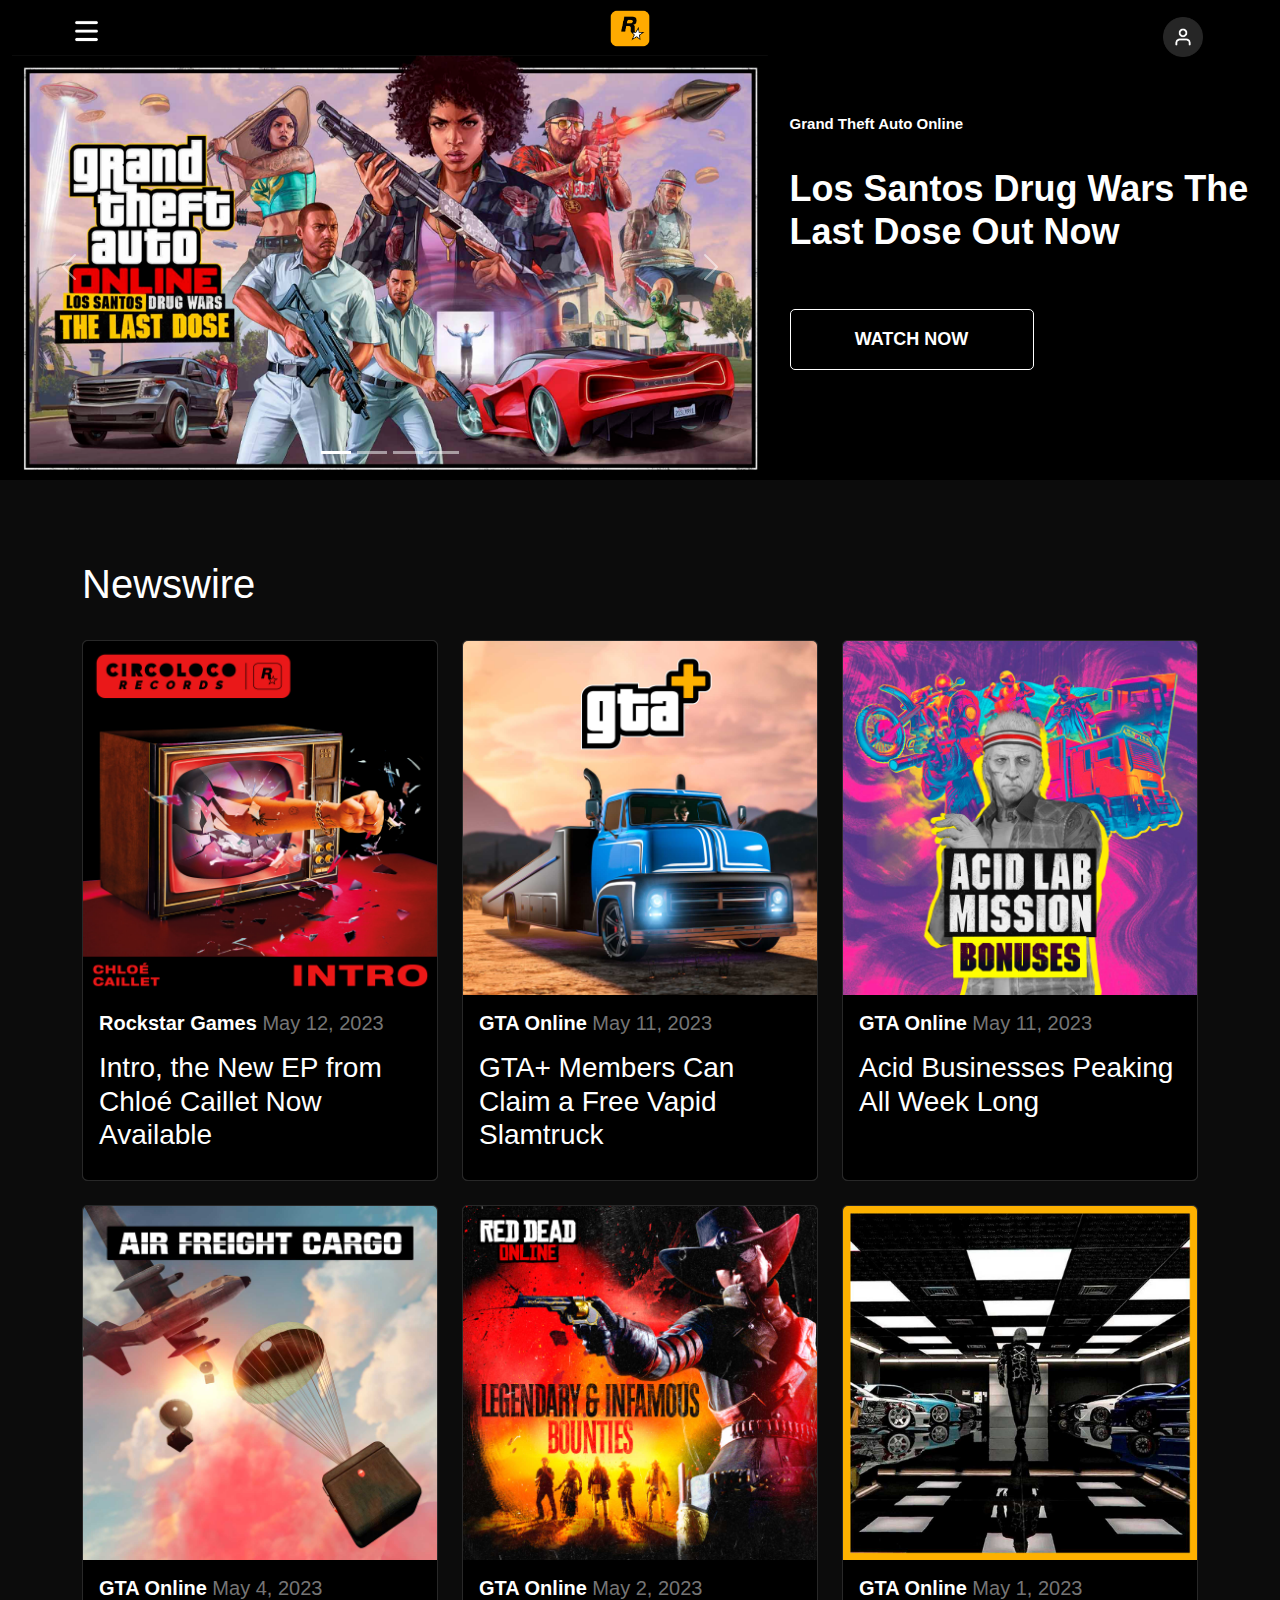
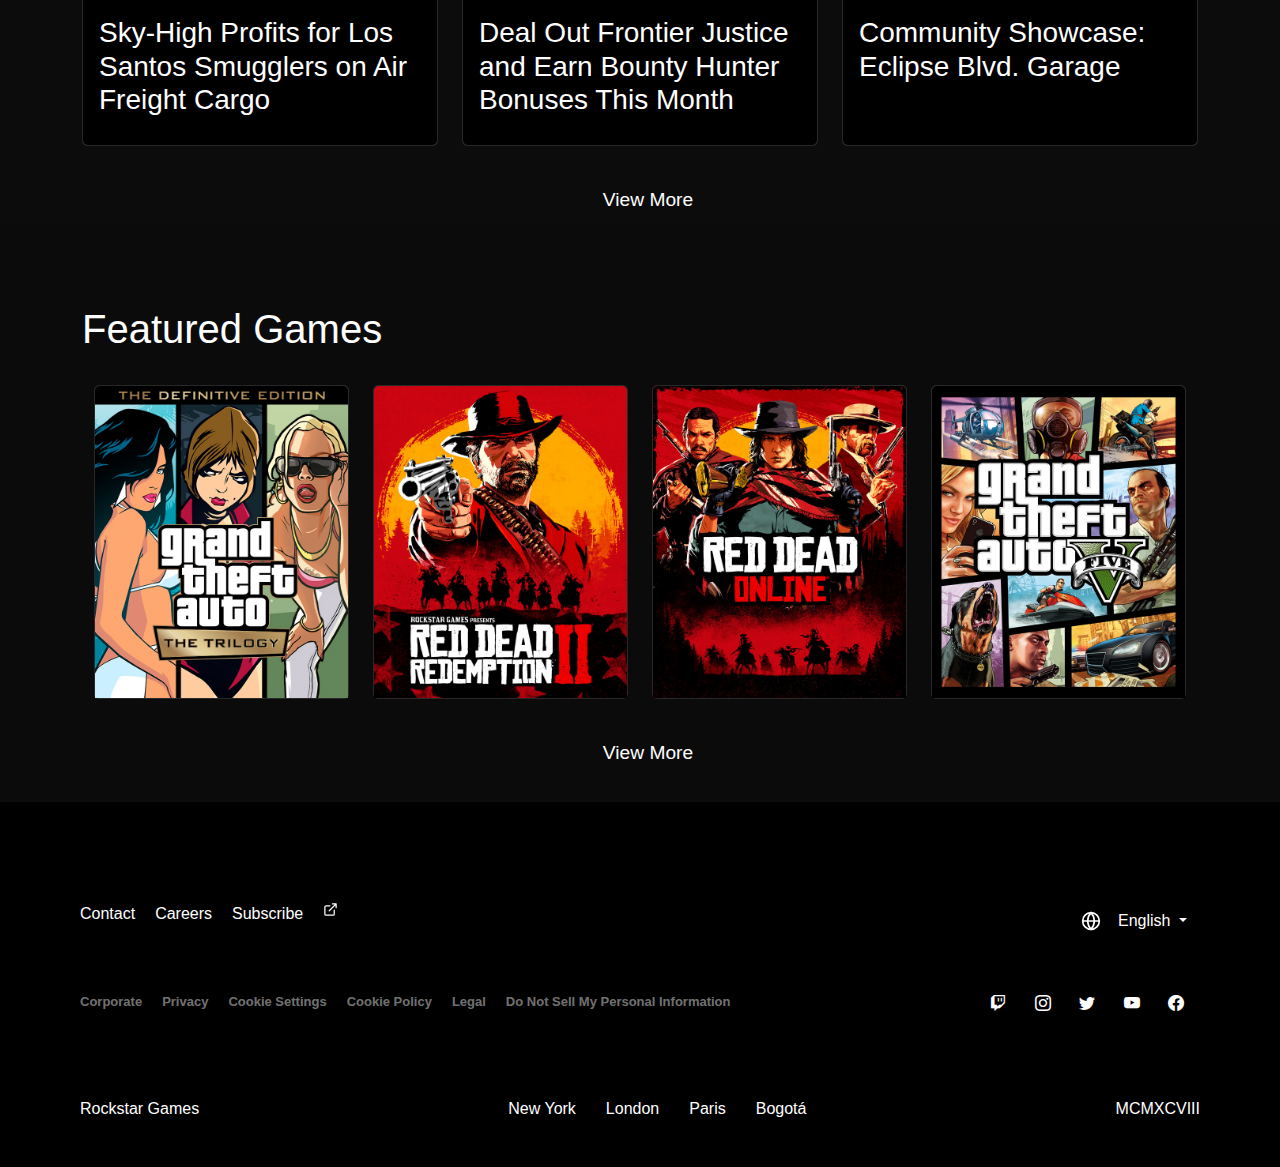
<file: index.html>
<!DOCTYPE html>
<html lang="en">
<head>
    <meta charset="UTF-8">
    <meta http-equiv="X-UA-Compatible" content="IE=edge">
    <meta name="viewport" content="width=device-width, initial-scale=1.0">
    
    <title>Rockstar Games</title>
    <link rel="stylesheet" href="style.css">
    <link rel="icon" href="img/asset 0.png">
    <link rel="stylesheet" href="https://cdn.jsdelivr.net/npm/bootstrap-icons@1.10.5/font/bootstrap-icons.css">
</head>
<body>
    <div class="bdy">
        <nav>
            <div class="ico"><img src="img/menu bar.png" width="45px" alt=""></div>
            <div class="ico"><img src="img/asset 0.png" width="40px" alt=""></div>
            <div class="dropdown1">
                <a class="btn btn-secondary dropdown" href="#" role="button" data-bs-toggle="dropdown" aria-expanded="false">
                  <img src="svg/account.png" width="40px" alt="">
                </a>
                <ul class="dropdown-menu rounded ">
                  <li><a class="dropdown-item " href="accounts.html">Sign In</a></li>
                  <li><hr class="dropdown-divider bg-light"></li>
                  <li><a class="dropdown-item " href="#">Join Social Club</a></li>
                </ul>
              </div>
        </nav>
    </div>
    <div class="los" >
        <div class="container">
            <div id="carouselExampleIndicators" class="carousel slide">
                <div class="carousel-indicators">
                  <button type="button" data-bs-target="#carouselExampleIndicators" data-bs-slide-to="0" class="active" aria-current="true" aria-label="Slide 1"></button>
                  <button type="button" data-bs-target="#carouselExampleIndicators" data-bs-slide-to="1" aria-label="Slide 2"></button>
                  <button type="button" data-bs-target="#carouselExampleIndicators" data-bs-slide-to="2" aria-label="Slide 3"></button>
                  <button type="button" data-bs-target="#carouselExampleIndicators" data-bs-slide-to="3" aria-label="Slide 4"></button>
                </div>
                <div class="carousel-inner">
                  <div class="carousel-item active">
                    <img src="img/1.PNG" class="d-block w-100" alt="...">
                  </div>
                  <div class="carousel-item">
                    <img src="img/2.png" class="d-block w-100" alt="...">
                  </div>
                  <div class="carousel-item">
                    <img src="img/3.png" class="d-block w-100" alt="...">
                  </div>
                  <div class="carousel-item">
                    <img src="img/4.png" class="d-block w-100" alt="...">
                  </div>
                </div>
                <button class="carousel-control-prev" type="button" data-bs-target="#carouselExampleIndicators" data-bs-slide="prev">
                  <span class="carousel-control-prev-icon" aria-hidden="true"></span>
                  <span class="visually-hidden">Previous</span>
                </button>
                <button class="carousel-control-next" type="button" data-bs-target="#carouselExampleIndicators" data-bs-slide="next">
                  <span class="carousel-control-next-icon" aria-hidden="true"></span>
                  <span class="visually-hidden">Next</span>
                </button>
              </div>
        </div>
        <div class="gtao">
            <div class="spc">
                <div class="div">
                    <h6>Grand Theft Auto Online<h6><br>
                    <h1>Los Santos Drug Wars The Last Dose Out Now</h1>
                </div>
                <br><br>
                <button class="btn1" type="button">WATCH NOW</button>
            </div>
        </div>
    </div>
    </div>
    <div class="Newswire">
        <div class="container">
            <div class="txt">
                <h1>Newswire</h1>
            </div><br>
            <div class="row g-4">
                <div class="col-12 col-md-6 col-lg-4">
                    <div class="card ">
                        <img src="img/asset 5.jpeg" alt="pic" class="card-img-top" >
                        <div class="card-body" style="height: 185px;">
                            <h5 class="card-title"><p> <b>Rockstar Games</b> <span1>May 12, 2023</span1> </p></h5>
                            <h3 class="card-text">Intro, the New EP from Chloé Caillet Now Available </h3>
                        </div>
                    </div>
                </div>
                <div class="col-12 col-md-6 col-lg-4">
                    <div class="card">
                        <img src="img/asset 6.jpeg" alt="pic" class="card-img-top" >
                        <div class="card-body" style="height: 185px;">
                            <h5 class="card-title"><p> <b>GTA Online</b> <span1>May 11, 2023</span1> </p></h5>
                            <h3 class="card-text">GTA+ Members Can Claim a Free Vapid Slamtruck </h3>
                        </div>
                    </div>
                </div>
                <div class="col-12 col-md-6 col-lg-4">
                    <div class="card">
                        <img src="img/asset 7.jpeg" alt="pic" class="card-img-top" >
                        <div class="card-body" style="height: 185px;">
                            <h5 class="card-title"><p> <b>GTA Online</b> <span1>May 11, 2023</span1> </p></h5>
                            <h3 class="card-text">Acid Businesses Peaking All Week Long </h3>
                        </div>
                    </div>
                </div>
                <div class="col-12 col-md-6 col-lg-4">
                    <div class="card">
                        <img src="img/asset 8.jpeg" alt="pic" class="card-img-top" >
                        <div class="card-body" style="height: 185px;">
                            <h5 class="card-title"><p> <b>GTA Online</b> <span1>May 4, 2023</span1> </p></h5>
                            <h3 class="card-text">Sky-High Profits for Los Santos Smugglers on Air Freight Cargo </h3>
                        </div>
                    </div>
                </div>
                <div class="col-12 col-md-6 col-lg-4">
                    <div class="card">
                        <img src="img/asset 9.jpeg" alt="pic" class="card-img-top" >
                        <div class="card-body" style="height: 185px;">
                            <h5 class="card-title"><p> <b>GTA Online</b> <span1>May 2, 2023</span1> </p></h5>
                            <h3 class="card-text">Deal Out Frontier Justice and Earn Bounty Hunter Bonuses This Month</h3>
                        </div>
                    </div>
                </div>
                <div class="col-12 col-md-6 col-lg-4">
                    <div class="card">
                        <img src="img/asset 10.jpeg" alt="pic" class="card-img-top" >
                        <div class="card-body" style="height: 185px;">
                            <h5 class="card-title"><p> <b>GTA Online</b> <span1>May 1, 2023</span1> </p></h5>
                            <h3 class="card-text">Community Showcase: Eclipse Blvd. Garage</h3>
                        </div>
                    </div>
                </div>
            </div>
                <div class="mx-auto p-2" style="width: 120px;">
                    <button type="button" class="btnn">View More</button>
                </div>
        </div>
    </div>
    <div class="fg">
        <div class="container">
            <div class="fg-txt">
                <h1>Featured Games</h1>
                <br>
            </div>
            <div class="container">
                <div class="row g-4">
                    <div class="col-6 col-md-6 col-lg-3">
                        <div class="card">
                            <img src="img/asset 11.jpeg" alt="pic" class="card-img-top" >
                        </div>
                    </div>
                    <div class="col-6 col-md-6 col-lg-3">
                        <div class="card">
                            <img src="img/asset 12.jpeg" alt="pic" class="card-img-top" >
                        </div>
                    </div>
                    <div class="col-6 col-md-6 col-lg-3">
                        <div class="card">
                            <img src="img/asset 13.jpeg" alt="pic" class="card-img-top" >
                        </div>
                    </div>
                    <div class="col-6 col-md-6 col-lg-3">
                        <div class="card">
                            <img src="img/asset 14.jpeg" alt="pic" class="card-img-top" >
                        </div>
                    </div>
                </div>
                <div class="mx-auto p-2" style="width: 120px;">
                    <button type="button" class="btnn">View More</button>
                </div>
                <br>
            </div>
        </div>
        </div>
        <div class="csc1">
            <div class="ccs">
                <p>Contact</p>
                <p>Careers</p>
                <p>Subscribe</p>
                <img src="svg/asset 4.svg" width="15px" height="15px" alt="ico">
            </div>
            <div class="language">
                <div class="dropdown">
                    <img src="svg/globe.svg" width="20px" height="20px" alt="language">
                    <button class="btn btn-secondary dropdown-toggle" type="button" data-bs-toggle="dropdown">
                    English
                    </button>
                    <ul class="dropdown-menu">
                    <li><a class="dropdown-item" href="#">English</a></li>
                    <li><a class="dropdown-item" href="#">Deutsch</a></li>
                    <li><a class="dropdown-item" href="#">Français</a></li>
                    <li><a class="dropdown-item" href="#">Italiano</a></li>
                    <li><a class="dropdown-item" href="#">Arabi</a></li>
                    <li><a class="dropdown-item" href="#">Spanish</a></li>
                    <li><a class="dropdown-item" href="#">Russian</a></li>
                    <li><a class="dropdown-item" href="#">Latin</a></li>
                    <li><a class="dropdown-item" href="#">Chinese</a></li>
                    </ul>
                </div>
            </div>
        </div>
        <footer>
            <div class="cpcicn">
                <div class="corporate">
                    <p>Corporate</p>
                    <p>Privacy</p>
                    <p>Cookie Settings</p>
                    <p>Cookie Policy</p>
                    <p>Legal</p>
                    <p>Do Not Sell My Personal Information</p>
                </div>
                <div class="sicons">
                    <i class="bi bi-twitch pe-4"></i>
                    <i class="bi bi-instagram pe-4"></i>
                    <i class="bi bi-twitter pe-4"></i>
                    <i class="bi bi-youtube pe-4"></i>
                    <i class="bi bi-facebook pe-3"></i>
                </div>
            </div>
            <div class="emmd">
            <div class="end">
                <p>Rockstar Games</p>
                <div>
                    <p>New York</p>
                    <p>London</p>
                    <p>Paris</p>
                    <p>Bogotá</p>
                </div>
                <p>MCMXCVIII</p>
            </div>
        </div>
        </footer>
    </div>
    <!-- bootstrap js -->
    <!-- <script src="https://cdn.jsdelivr.net/npm/@popperjs/core@2.11.7/dist/umd/popper.min.js" integrity="sha384-zYPOMqeu1DAVkHiLqWBUTcbYfZ8osu1Nd6Z89ify25QV9guujx43ITvfi12/QExE" crossorigin="anonymous"></script>
    <script src="/js/bootstrap.js"></script> -->

    <script src="https://cdn.jsdelivr.net/npm/@popperjs/core@2.11.7/dist/umd/popper.min.js" integrity="sha384-zYPOMqeu1DAVkHiLqWBUTcbYfZ8osu1Nd6Z89ify25QV9guujx43ITvfi12/QExE" crossorigin="anonymous"></script>
    <script src="https://cdn.jsdelivr.net/npm/bootstrap@5.3.0-alpha3/dist/js/bootstrap.min.js" integrity="sha384-Y4oOpwW3duJdCWv5ly8SCFYWqFDsfob/3GkgExXKV4idmbt98QcxXYs9UoXAB7BZ" crossorigin="anonymous"></script>


</body>
</html>
</file>
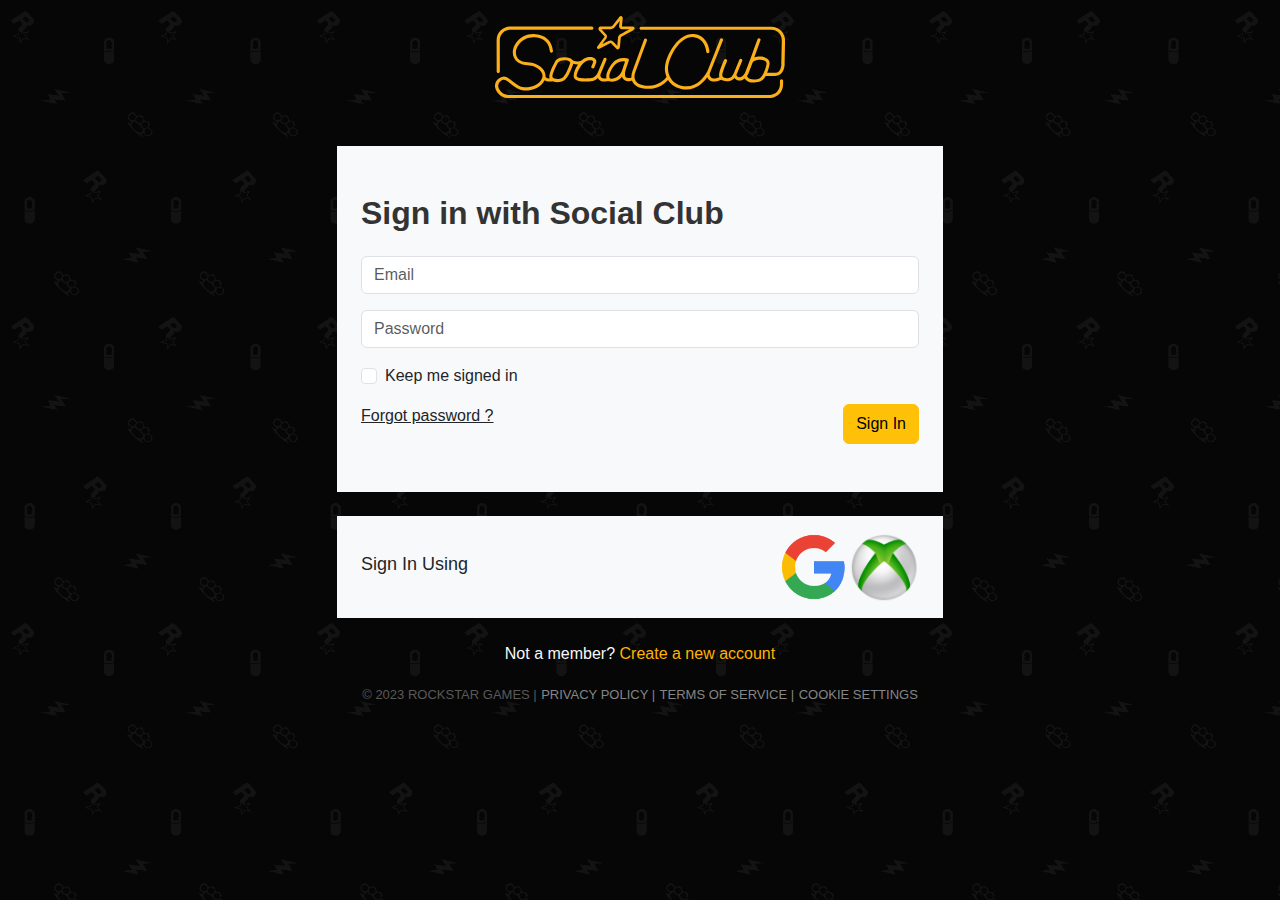
<file: accounts.html>
<!doctype html>
<html lang="en">
  <head>
    <meta charset="utf-8">
    <meta name="viewport" content="width=device-width, initial-scale=1">
    <title>Sign In</title>
    <link rel="doctype" href="accounts.html">
    <link href="https://cdn.jsdelivr.net/npm/bootstrap@5.3.0-alpha3/dist/css/bootstrap.min.css" rel="stylesheet" integrity="sha384-KK94CHFLLe+nY2dmCWGMq91rCGa5gtU4mk92HdvYe+M/SXH301p5ILy+dN9+nJOZ" crossorigin="anonymous">
    <link rel="stylesheet" href="https://cdn.jsdelivr.net/npm/bootstrap-icons@1.3.0/font/bootstrap-icons.css">
    <link rel="stylesheet" href="style2.css">
    <link rel="icon" href="img/asset 0.png">
  </head>
  <body background="img2/asset 2.png" style="background-size: 34lvb;" >
    <div class="container-fluid">
      <div class="row justify-content-center">
        <div class="d-flex justify-content-center pt-3 mb-5">
          <div class="scimg">
            <img src="svg2/social club.svg" alt="">
          </div>
        </div>
      </div>
    <div style="width: 70vh;" class="container ">
      <div class="bg-light py-5 px-4">
      <form>
        <div class="mb-3">
          <h2 class="mb-4">Sign in with Social Club</h2>
          <input type="email" class="form-control" id="exampleInputEmail1" aria-describedby="emailHelp" placeholder="Email">
        </div>
        <div class="mb-3">
          <input type="password" class="form-control" id="exampleInputPassword1" placeholder="Password">
        </div>
        <div class="mb-3 form-check">
          <input type="checkbox" class="form-check-input" id="exampleCheck1">
          <label class="form-check-label text-dark" for="exampleCheck1">Keep me signed in</label>
        </div>
        <div class="fgt">
          <p><a class="text-dark fs-6" href="#">Forgot password ?</a></p>
          <button type="submit" class="btn btn-warning">Sign In</button>
        </div>
      </form>
      </div>
      <div class="row justify-content-center">
        <div class="col-12 pt-4">
          <div class="p-4 py-3 bg-light">
            <div class="siu">
              <p>Sign In Using</p>
              <div class="d-flex justify-content-center align-items-center">
                <img src="img2/google-logo-9808.png" width="70px" alt="Google icon">
              <img src="img2/xbox-logo-png-2487.png" width="70px" alt="X box icon">
              </div>
            </div>
          </div>
          <div class="dnd">
          <div class="text-center p-4 text-light">
            <p>Not a member? <span1> Create a new account</span1>
            </p>
            <div class="text-center text-light ">
              <p>
                <span3>© 2023 ROCKSTAR GAMES |</span3>
                <span2>PRIVACY POLICY |</span2>
                <span2>TERMS OF SERVICE |</span2>
                <span2>COOKIE SETTINGS</span2>
              </p>
            </div>
          </div>
        </div>
        </div>
      </div>
    </div>
    <script src="https://cdn.jsdelivr.net/npm/bootstrap@5.3.0-alpha3/dist/js/bootstrap.bundle.min.js" integrity="sha384-ENjdO4Dr2bkBIFxQpeoTz1HIcje39Wm4jDKdf19U8gI4ddQ3GYNS7NTKfAdVQSZe" crossorigin="anonymous"></script>
  </body>
</html>
</file>
